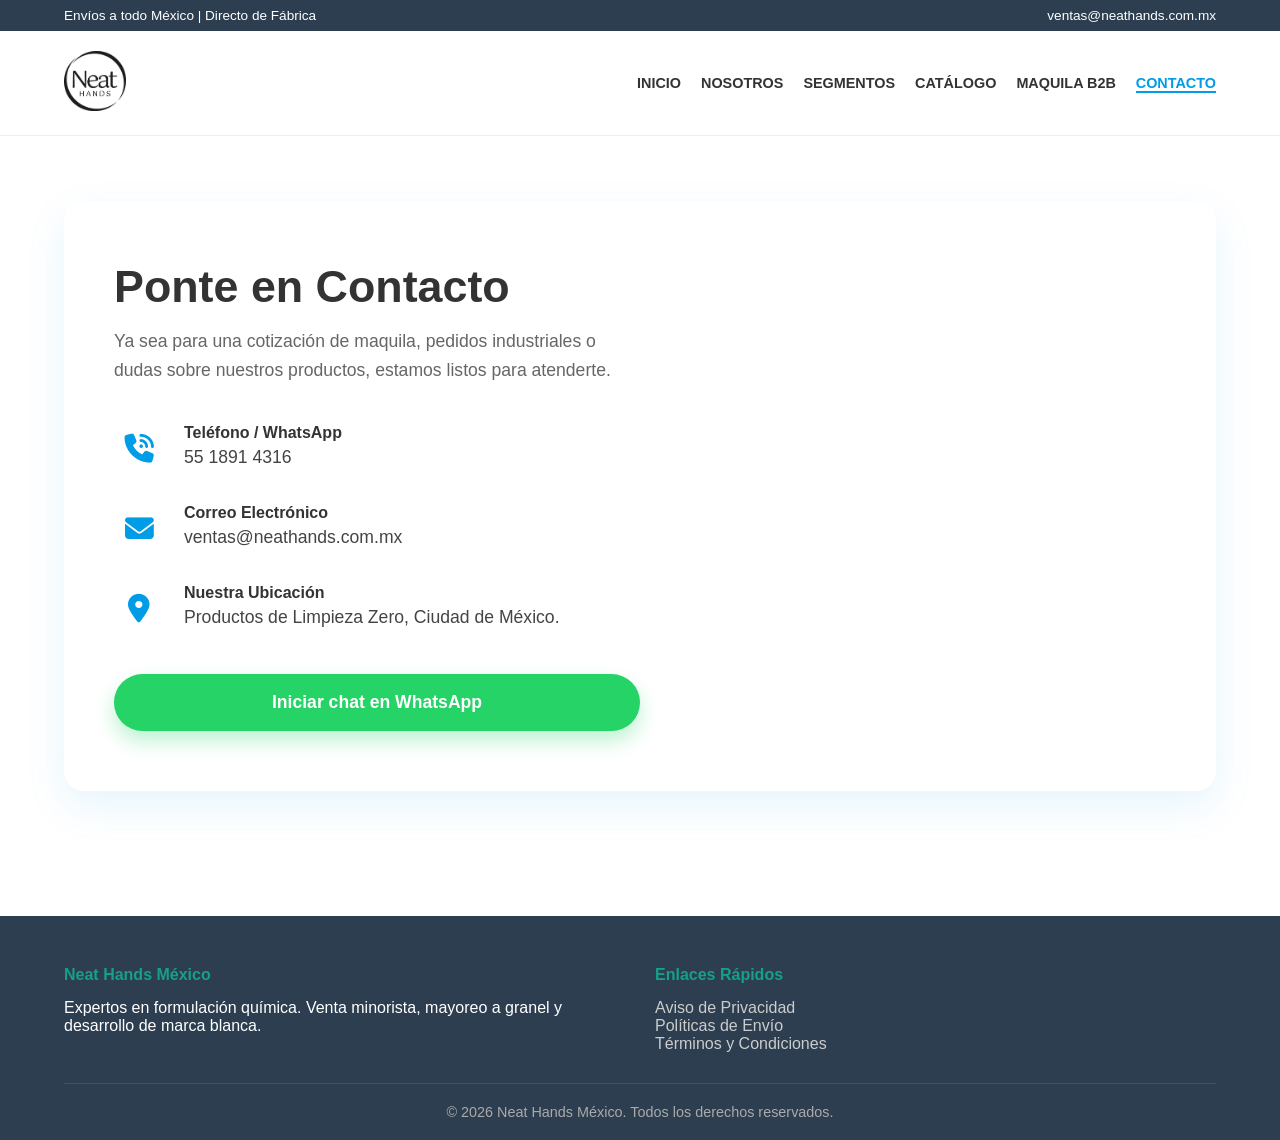
<file: contacto.html>
<!DOCTYPE html>
<html lang="es">

<head>
    <meta charset="UTF-8">
    <meta name="viewport" content="width=device-width, initial-scale=1.0">
    <title>Contacto | Neat Hands México</title>
    <link rel="stylesheet" href="https://cdnjs.cloudflare.com/ajax/libs/font-awesome/6.5.1/css/all.min.css"
        integrity="sha512-DTOQO9RWCH3ppGqcWaEA1BIZOC6xxalwEsw9c2QQeAIftl+Vegovlnee1c9QX4TctnWMn13TZye+giMm8e2LwA=="
        crossorigin="anonymous" referrerpolicy="no-referrer" />
        <link rel="icon" type="image/png" href="global/img/logo.png">
    <link rel="stylesheet" href="global/css/index_style.css">
    <link rel="stylesheet" href="global/css/contacto_style.css">
</head>

<body>

    <!-- Header (Mismo de las otras vistas) -->
    <header class="main-header">
        <div class="top-bar">
            <span>Envíos a todo México | Directo de Fábrica</span>
            <a href="mailto:ventas@neathands.com.mx">ventas@neathands.com.mx</a>
        </div>
        <nav class="navbar">
            <div class="logo">
                <img src="global/img/logo.png" alt="Neat Hands Logo">
            </div>
            <ul class="nav-links">
                <li><a href="index.html">Inicio</a></li>
                <li><a href="nosotros.html">Nosotros</a></li>
                <li><a href="segmentos.html">Segmentos</a></li>
                <li><a href="catalogo.html">Catálogo</a></li>
                <li><a href="b2b.html">Maquila B2B</a></li>
                <li><a href="contacto.html" class="active">Contacto</a></li>
            </ul>
        </nav>
    </header>

    <main class="contacto-page">
        <section class="contacto-wrapper">

            <!-- Columna Izquierda: Información y Formulario -->
            <div class="contacto-info-panel">
                <div class="info-header">
                    <h1>Ponte en Contacto</h1>
                    <p>Ya sea para una cotización de maquila, pedidos industriales o dudas sobre nuestros productos,
                        estamos listos para atenderte.</p>
                </div>

                <div class="info-detalles">
                    <div class="detalle-item">
                        <span class="icono"><i class="fa-solid fa-phone-volume"></i></span>
                        <div>
                            <h4>Teléfono / WhatsApp</h4>
                            <a href="https://wa.me/525518914316" target="_blank" class="enlace-contacto">55 1891
                                4316</a>
                        </div>
                    </div>
                    <div class="detalle-item">
                        <span class="icono"><i class="fa-solid fa-envelope"></i></span>
                        <div>
                            <h4>Correo Electrónico</h4>
                            <a href="mailto:ventas@neathands.com.mx" class="enlace-contacto">ventas@neathands.com.mx</a>
                        </div>
                    </div>
                    <div class="detalle-item">
                        <span class="icono"><i class="fa-solid fa-location-dot"></i></span>
                        <div>
                            <h4>Nuestra Ubicación</h4>
                            <p>Productos de Limpieza Zero, Ciudad de México.</p>
                        </div>
                    </div>
                </div>

                <!-- Botón destacado de WhatsApp -->
                <a href="https://wa.me/525518914316" target="_blank" class="btn-whatsapp-hero">
                    Iniciar chat en WhatsApp
                </a>
            </div>

            <!-- Columna Derecha: Mapa embebido -->
            <div class="contacto-mapa-panel">
                <!-- Se modificó el width y height a 100% para que sea responsivo vía CSS -->
                <iframe
                    src="https://www.google.com/maps/embed?pb=!1m18!1m12!1m3!1d235.06606010809827!2d-99.07918211378514!3d19.496184978754787!2m3!1f0!2f0!3f0!3m2!1i1024!2i768!4f13.1!3m3!1m2!1s0x85d1f7dad1f210bd%3A0xb5f93d21d936c696!2sProductos%20de%20Limpieza%20Zero!5e0!3m2!1ses-419!2smx!4v1784310818895!5m2!1ses-419!2smx"
                    width="100%" height="100%" style="border:0;" allowfullscreen="" loading="lazy"
                    referrerpolicy="no-referrer-when-downgrade">
                </iframe>
            </div>

        </section>
    </main>

    <!-- Footer (Mismo de siempre) -->
    <footer class="main-footer">
        <div class="footer-grid">
            <div>
                <h4>Neat Hands México</h4>
                <p>Expertos en formulación química. Venta minorista, mayoreo a granel y desarrollo de marca blanca.</p>
            </div>
            <div>
                <h4>Enlaces Rápidos</h4>
                <ul>
                    <li><a href="#">Aviso de Privacidad</a></li>
                    <li><a href="#">Políticas de Envío</a></li>
                    <li><a href="#">Términos y Condiciones</a></li>
                </ul>
            </div>
        </div>
        <div class="footer-bottom">
            <p>&copy; 2026 Neat Hands México. Todos los derechos reservados.</p>
        </div>
    </footer>

</body>

</html>
</file>
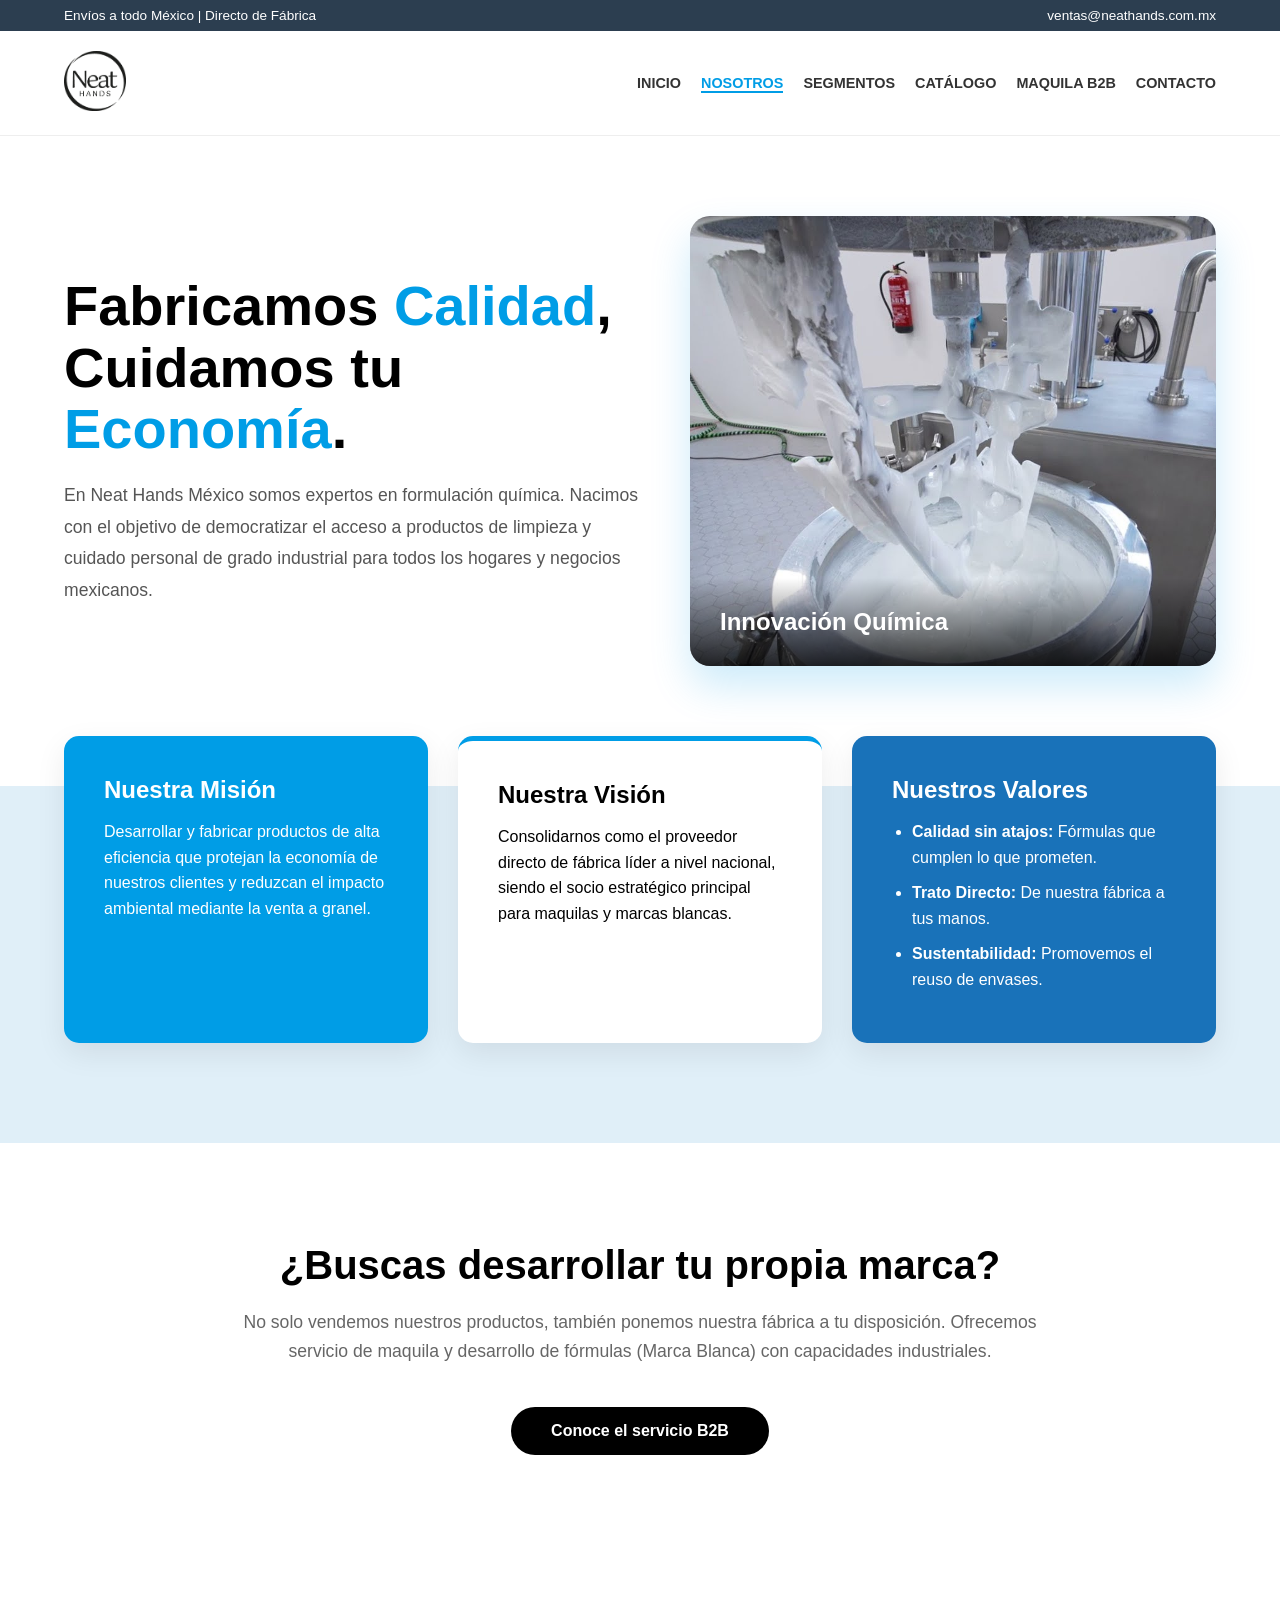
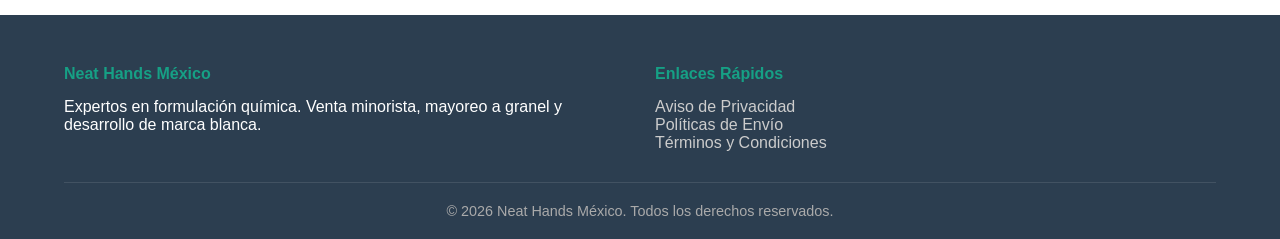
<file: nosotros.html>
<!DOCTYPE html>
<html lang="es">

<head>
    <meta charset="UTF-8">
    <meta name="viewport" content="width=device-width, initial-scale=1.0">
    <title>Nosotros | Neat Hands México</title>
    <!-- Vinculamos un CSS global (header/footer) y el específico de esta vista -->
    <link rel="icon" type="image/png" href="global/img/logo.png">
    <link rel="stylesheet" href="./global/css/index_style.css">
    <link rel="stylesheet" href="./global/css/nosotros_style.css">
</head>

<body>

    <!-- Header y Navegación (Igual al index) -->
    <header class="main-header">
        <div class="top-bar">
            <span>Envíos a todo México | Directo de Fábrica</span>
            <a href="mailto:ventas@neathands.com.mx">ventas@neathands.com.mx</a>
        </div>
        <nav class="navbar">
            <div class="logo">
                <img src="global/img/logo.png" alt="Neat Hands Logo">
            </div>
            <ul class="nav-links">
                <li><a href="index.html">Inicio</a></li>
                <li><a href="nosotros.html" class="active">Nosotros</a></li>
                <li><a href="segmentos.html">Segmentos</a></li>
                <li><a href="catalogo.html">Catálogo</a></li>
                <li><a href="b2b.html">Maquila B2B</a></li>
                <li><a href="contacto.html">Contacto</a></li>
            </ul>
        </nav>
    </header>

    <main class="about-page">
        <!-- Hero Asimétrico -->
        <section class="about-hero">
            <div class="about-hero-text">
                <h1>Fabricamos <span>Calidad</span>,<br> Cuidamos tu <span>Economía</span>.</h1>
                <p>En Neat Hands México somos expertos en formulación química. Nacimos con el objetivo de democratizar
                    el acceso a productos de limpieza y cuidado personal de grado industrial para todos los hogares y
                    negocios mexicanos.</p>
            </div>
            <div class="about-hero-image">
                <!-- Contenedor principal de la imagen -->
                <div class="img-placeholder">
                    <!-- 1. Aquí colocas la etiqueta img con tu foto real -->
                    <img src="global/img/fabrica.jpg" alt="Interior de la fábrica Neat Hands">

                    <!-- 2. Este nuevo div es el texto que "flotará" encima de la foto -->
                    <div class="texto-overlay">
                        <h2>Innovación Química</h2>
                    </div>
                </div>
            </div>
        </section>

        <!-- Sección de Tarjetas Flotantes -->
        <section class="about-cards-section">
            <div class="card-grid">
                <div class="about-card blue-card">
                    <h3>Nuestra Misión</h3>
                    <p>Desarrollar y fabricar productos de alta eficiencia que protejan la economía de nuestros clientes
                        y reduzcan el impacto ambiental mediante la venta a granel.</p>
                </div>
                <div class="about-card light-card">
                    <h3>Nuestra Visión</h3>
                    <p>Consolidarnos como el proveedor directo de fábrica líder a nivel nacional, siendo el socio
                        estratégico principal para maquilas y marcas blancas.</p>
                </div>
                <div class="about-card dark-card">
                    <h3>Nuestros Valores</h3>
                    <ul>
                        <li><strong>Calidad sin atajos:</strong> Fórmulas que cumplen lo que prometen.</li>
                        <li><strong>Trato Directo:</strong> De nuestra fábrica a tus manos.</li>
                        <li><strong>Sustentabilidad:</strong> Promovemos el reuso de envases.</li>
                    </ul>
                </div>
            </div>
        </section>

        <!-- Bloque de Llamado a la Acción B2B -->
        <section class="about-b2b">
            <div class="b2b-content">
                <h2>¿Buscas desarrollar tu propia marca?</h2>
                <p>No solo vendemos nuestros productos, también ponemos nuestra fábrica a tu disposición. Ofrecemos
                    servicio de maquila y desarrollo de fórmulas (Marca Blanca) con capacidades industriales.</p>
                <a href="#" class="btn-maquila">Conoce el servicio B2B</a>
            </div>
        </section>
    </main>

    <!-- Footer (Igual al index) -->
    <footer class="main-footer">
        <div class="footer-grid">
            <div>
                <h4>Neat Hands México</h4>
                <p>Expertos en formulación química. Venta minorista, mayoreo a granel y desarrollo de marca blanca.</p>
            </div>
            <div>
                <h4>Enlaces Rápidos</h4>
                <ul>
                    <li><a href="#">Aviso de Privacidad</a></li>
                    <li><a href="#">Políticas de Envío</a></li>
                    <li><a href="#">Términos y Condiciones</a></li>
                </ul>
            </div>
        </div>
        <div class="footer-bottom">
            <p>&copy; 2026 Neat Hands México. Todos los derechos reservados.</p>
        </div>
    </footer>

</body>

</html>
</file>
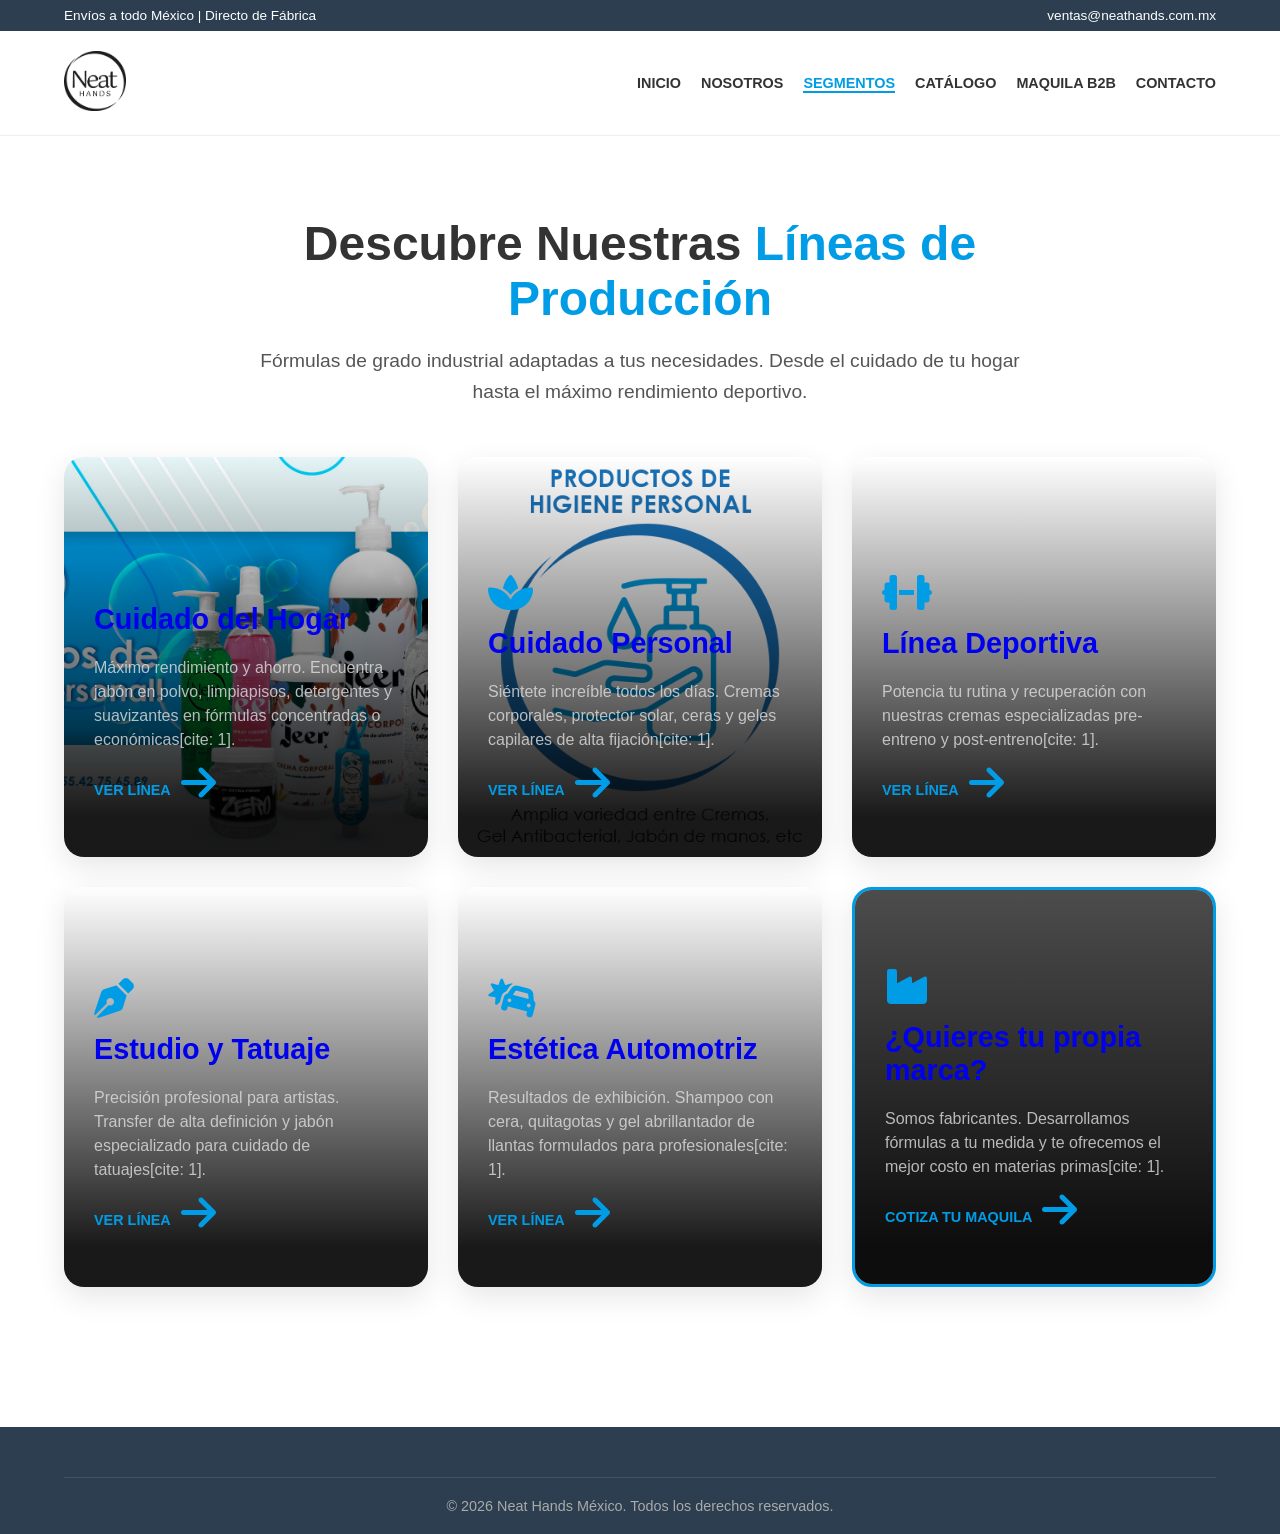
<file: segmentos.html>
<!DOCTYPE html>
<html lang="es">

<head>
    <meta charset="UTF-8">
    <meta name="viewport" content="width=device-width, initial-scale=1.0">
    <title>Nuestras Líneas | Neat Hands México</title>
    <link rel="icon" type="image/png" href="global/img/logo.png">
    <link rel="stylesheet" href="https://cdnjs.cloudflare.com/ajax/libs/font-awesome/6.5.1/css/all.min.css">
    <link rel="stylesheet" href="global/css/index_style.css">
    <link rel="stylesheet" href="global/css/segmentos_style.css">
</head>

<body>

    <!-- Header -->
    <header class="main-header">
        <div class="top-bar">
            <span>Envíos a todo México | Directo de Fábrica</span>
            <a href="mailto:ventas@neathands.com.mx">ventas@neathands.com.mx</a>
        </div>
        <nav class="navbar">
            <div class="logo">
                <img src="global/img/logo.png" alt="Neat Hands Logo">
            </div>
            <ul class="nav-links">
                <li><a href="index.html">Inicio</a></li>
                <li><a href="nosotros.html">Nosotros</a></li>
                <li><a href="segmentos.html" class="active">Segmentos</a></li>
                <li><a href="catalogo.html">Catálogo</a></li>
                <li><a href="contacto.html">Maquila B2B</a></li>
                <li><a href="contacto.html">Contacto</a></li>
            </ul>
        </nav>
    </header>

    <main class="segmentos-page">
        <section class="segmentos-header">
            <h1>Descubre Nuestras <span>Líneas de Producción</span></h1>
            <p>Fórmulas de grado industrial adaptadas a tus necesidades. Desde el cuidado de tu hogar hasta el máximo
                rendimiento deportivo.</p>
        </section>

        <!-- Grid de Categorías con Imágenes -->
        <section class="segmentos-grid-container">
            <div class="segmentos-grid">

                <!-- 1. Cuidado del Hogar -->
                <a href="catalogo.html?categoria=Hogar" class="card-image-segment"
                    style="background-image: url('global/img/promocional-productos-limpieza.jpg');">
                    <div class="card-overlay">
                        <i class="fa-solid fa-house-sparkles"></i>
                        <h2>Cuidado del Hogar</h2>
                        <p>Máximo rendimiento y ahorro. Encuentra jabón en polvo, limpiapisos, detergentes y suavizantes
                            en fórmulas concentradas o económicas[cite: 1].</p>
                        <span class="btn-explorar">Ver línea <i class="fa-solid fa-arrow-right"></i></span>
                    </div>
                </a>

                <!-- 2. Cuidado Personal -->
                <a href="catalogo.html?categoria=Personal" class="card-image-segment"
                    style="background-image: url('global/img/productos-higiene-personal.png');">
                    <div class="card-overlay">
                        <i class="fa-solid fa-spa"></i>
                        <h2>Cuidado Personal</h2>
                        <p>Siéntete increíble todos los días. Cremas corporales, protector solar, ceras y geles
                            capilares de alta fijación[cite: 1].</p>
                        <span class="btn-explorar">Ver línea <i class="fa-solid fa-arrow-right"></i></span>
                    </div>
                </a>

                <!-- 3. Deportiva -->
                <a href="catalogo.html?categoria=Deportiva" class="card-image-segment"
                    style="background-image: url('https://images.unsplash.com/photo-1517836357463-d25dfeac3438?auto=format&fit=crop&q=80&w=800');">
                    <div class="card-overlay">
                        <i class="fa-solid fa-dumbbell"></i>
                        <h2>Línea Deportiva</h2>
                        <p>Potencia tu rutina y recuperación con nuestras cremas especializadas pre-entreno y
                            post-entreno[cite: 1].</p>
                        <span class="btn-explorar">Ver línea <i class="fa-solid fa-arrow-right"></i></span>
                    </div>
                </a>

                <!-- 4. Tatuaje -->
                <a href="catalogo.html?categoria=Tatuaje" class="card-image-segment"
                    style="background-image: url('https://images.unsplash.com/photo-1598371839696-5c5bb00bdc28?auto=format&fit=crop&q=80&w=800');">
                    <div class="card-overlay">
                        <i class="fa-solid fa-pen-nib"></i>
                        <h2>Estudio y Tatuaje</h2>
                        <p>Precisión profesional para artistas. Transfer de alta definición y jabón especializado para
                            cuidado de tatuajes[cite: 1].</p>
                        <span class="btn-explorar">Ver línea <i class="fa-solid fa-arrow-right"></i></span>
                    </div>
                </a>

                <!-- 5. Cuidado Automotriz -->
                <a href="catalogo.html?categoria=Automotriz" class="card-image-segment"
                    style="background-image: url('https://images.unsplash.com/photo-1601362840469-51e4d8d58785?auto=format&fit=crop&q=80&w=800');">
                    <div class="card-overlay">
                        <i class="fa-solid fa-car-burst"></i>
                        <h2>Estética Automotriz</h2>
                        <p>Resultados de exhibición. Shampoo con cera, quitagotas y gel abrillantador de llantas
                            formulados para profesionales[cite: 1].</p>
                        <span class="btn-explorar">Ver línea <i class="fa-solid fa-arrow-right"></i></span>
                    </div>
                </a>

                <!-- 6. Maquila B2B -->
                <a href="contacto.html" class="card-image-segment b2b-segment"
                    style="background-image: url('https://images.unsplash.com/photo-1587325254245-568ebddbbbe8?auto=format&fit=crop&q=80&w=800');">
                    <div class="card-overlay b2b-overlay">
                        <i class="fa-solid fa-industry"></i>
                        <h2>¿Quieres tu propia marca?</h2>
                        <p>Somos fabricantes. Desarrollamos fórmulas a tu medida y te ofrecemos el mejor costo en
                            materias primas[cite: 1].</p>
                        <span class="btn-explorar">Cotiza tu maquila <i class="fa-solid fa-arrow-right"></i></span>
                    </div>
                </a>

            </div>
        </section>
    </main>

    <!-- Footer -->
    <footer class="main-footer">
        <div class="footer-bottom">
            <p>&copy; 2026 Neat Hands México. Todos los derechos reservados.</p>
        </div>
    </footer>

</body>

</html>
</file>
<file: global/css/index_style.css>
/* Variables y reseteo básico */
:root {
  --primary-color: #2c3e50;
  --accent-color: #16a085;
  --bg-light: #f8f9fa;
  --text-dark: #333;
  --nh-blue: #009de6;
}

* {
  margin: 0;
  padding: 0;
  box-sizing: border-box;
  font-family: "Segoe UI", Tahoma, Geneva, Verdana, sans-serif;
}

body {
  background-color: #fff;
  color: var(--text-dark);
}

/* Header */
.top-bar {
  background: var(--primary-color);
  color: #fff;
  display: flex;
  justify-content: space-between;
  padding: 8px 5%;
  font-size: 0.85rem;
}
.top-bar a {
  color: #fff;
  text-decoration: none;
}
.navbar {
  display: flex;
  justify-content: space-between;
  align-items: center;
  padding: 20px 5%;
  border-bottom: 1px solid #eee;
}
.nav-links {
  display: flex;
  gap: 20px;
  list-style: none;
}
.nav-links a {
  text-decoration: none;
  color: var(--text-dark);
  font-weight: 600;
  text-transform: uppercase;
  font-size: 0.9rem;
}
.nav-links a:hover {
  color: var(--accent-color);
}

/* Hero */
.hero {
  background:
    linear-gradient(rgba(44, 62, 80, 0.8), rgba(44, 62, 80, 0.8)),
    url("https://via.placeholder.com/1920x600?text=Industria+Quimica")
      center/cover;
  color: #fff;
  text-align: center;
  padding: 100px 20px;
}
.hero h2 {
  font-size: 2.5rem;
  margin-bottom: 15px;
}
.hero p {
  font-size: 1.1rem;
  max-width: 600px;
  margin: 0 auto 30px;
  line-height: 1.6;
}
.hero-buttons .btn {
  display: inline-block;
  padding: 12px 25px;
  margin: 5px;
  text-decoration: none;
  font-weight: bold;
  border-radius: 3px;
}
.btn-primary {
  background: var(--accent-color);
  color: #fff;
}
.btn-secondary {
  background: transparent;
  border: 2px solid #fff;
  color: #fff;
}

/* Grid general */
.section-title {
  text-align: center;
  margin: 50px 0 30px;
  font-size: 2rem;
  color: var(--primary-color);
}
.grid-segmentos,
.grid-productos {
  display: grid;
  grid-template-columns: repeat(auto-fit, minmax(250px, 1fr));
  gap: 30px;
  padding: 0 5%;
}

/* Cards Segmentos */
.card-segmento {
  background: var(--bg-light);
  padding: 30px;
  text-align: center;
  border-radius: 5px;
  border-top: 4px solid var(--accent-color);
}

/* Cards Productos */
.card-producto {
  border: 1px solid #eee;
  border-radius: 8px;
  overflow: hidden;
  position: relative;
  transition: transform 0.2s;
}
.card-producto:hover {
  transform: translateY(-5px);
  box-shadow: 0 10px 20px rgba(0, 0, 0, 0.05);
}
.card-producto img {
  width: 100%;
  height: auto;
  display: block;
}
.badge {
  position: absolute;
  top: 10px;
  right: 10px;
  background: var(--accent-color);
  color: white;
  padding: 4px 10px;
  font-size: 0.8rem;
  border-radius: 20px;
}
.card-body {
  padding: 20px;
}
.cat-label {
  font-size: 0.8rem;
  color: #777;
  text-transform: uppercase;
}
.card-body h4 {
  margin: 10px 0;
  font-size: 1.1rem;
  color: var(--primary-color);
}
.precio {
  font-size: 1.25rem;
  font-weight: bold;
  color: var(--accent-color);
  margin-bottom: 15px;
}
.btn-comprar {
  display: block;
  text-align: center;
  background: var(--primary-color);
  color: white;
  padding: 10px;
  text-decoration: none;
  border-radius: 4px;
}
.btn-comprar:hover {
  background: var(--accent-color);
}

/* Footer */
.main-footer {
  background: var(--primary-color);
  color: white;
  padding: 50px 5% 20px;
  margin-top: 60px;
}
.footer-grid {
  display: grid;
  grid-template-columns: repeat(auto-fit, minmax(250px, 1fr));
  gap: 30px;
  margin-bottom: 30px;
}
.footer-grid h4 {
  margin-bottom: 15px;
  color: var(--accent-color);
}
.footer-grid ul {
  list-style: none;
}
.footer-grid a {
  color: #ccc;
  text-decoration: none;
}
.footer-bottom {
  text-align: center;
  border-top: 1px solid rgba(255, 255, 255, 0.1);
  padding-top: 20px;
  font-size: 0.9rem;
  color: #aaa;
}
/* Ajustes para el Logo */
.logo img {
  height: 60px; /* Ajusta este valor según qué tan grande quieras el logo */
  width: auto;
}

/* Ajustes para el Hero Banner */
.hero {
  padding: 0;
  line-height: 0; /* Elimina espacios extra debajo de la imagen */
}

.hero-banner {
  width: 100%;
  max-height: 600px;
  object-fit: cover; /* Asegura que no se deforme en pantallas muy anchas */
  display: block;
}

/* Estilos para la nueva sección de Ventajas */
.ventajas {
  padding: 60px 5%;
  background-color: #fff;
}

.grid-ventajas {
  display: grid;
  grid-template-columns: repeat(auto-fit, minmax(280px, 1fr));
  gap: 40px;
  text-align: center;
}

.card-ventaja img {
  width: 150px;
  height: auto;
  margin-bottom: 20px;
}

.card-ventaja h4 {
  color: #0076c0; /* Azul similar al de tus íconos */
  margin-bottom: 10px;
  font-size: 1.2rem;
}

.card-ventaja p {
  color: #555;
  font-size: 1rem;
}

/* Indicador de página activa en el menú */
.nav-links a.active {
  color: var(--nh-blue);
  border-bottom: 2px solid var(--nh-blue);
}
</file>
<file: global/css/contacto_style.css>
/* --- LAYOUT PRINCIPAL DE CONTACTO --- */
.contacto-page {
  background-color: var(--nh-light); /* Fondo azul clarito de tu paleta */
  padding: 60px 5%;
  min-height: 80vh;
  display: flex;
  align-items: center;
  justify-content: center;
}

.contacto-wrapper {
  background-color: var(--nh-white);
  width: 100%;
  max-width: 1200px;
  border-radius: 20px;
  box-shadow: 0 15px 40px rgba(0, 157, 230, 0.1);
  display: flex;
  overflow: hidden; /* Mantiene el mapa dentro de los bordes redondeados */
}

/* --- PANEL IZQUIERDO (Info) --- */
.contacto-info-panel {
  flex: 1;
  padding: 60px 50px;
  display: flex;
  flex-direction: column;
  justify-content: center;
}

.info-header h1 {
  color: var(--nh-black);
  font-size: 2.8rem;
  margin-bottom: 15px;
}

.info-header p {
  color: #666;
  font-size: 1.1rem;
  line-height: 1.6;
  margin-bottom: 40px;
}

.info-detalles {
  display: flex;
  flex-direction: column;
  gap: 30px;
  margin-bottom: 40px;
}

.detalle-item {
  display: flex;
  align-items: flex-start;
  gap: 20px;
}

.detalle-item .icono {
  font-size: 1.8rem;
  background-color: var(--nh-light);
  width: 50px;
  height: 50px;
  display: flex;
  align-items: center;
  justify-content: center;
  border-radius: 12px;
  color: var(--nh-blue);
}

.detalle-item h4 {
  color: var(--nh-dark);
  font-size: 1rem;
  margin-bottom: 5px;
}

.detalle-item p,
.detalle-item .enlace-contacto {
  color: #444;
  font-size: 1.1rem;
  text-decoration: none;
  transition: color 0.3s;
}

.detalle-item .enlace-contacto:hover {
  color: var(--nh-blue);
  font-weight: bold;
}

/* --- BOTÓN WHATSAPP --- */
.btn-whatsapp-hero {
  display: inline-block;
  background-color: #25d366; /* Verde oficial de WhatsApp */
  color: white;
  text-align: center;
  padding: 18px 30px;
  border-radius: 30px;
  font-size: 1.1rem;
  font-weight: bold;
  text-decoration: none;
  box-shadow: 0 10px 20px rgba(37, 211, 102, 0.3);
  transition: all 0.3s ease;
}

.btn-whatsapp-hero:hover {
  background-color: #128c7e;
  transform: translateY(-3px);
  box-shadow: 0 15px 25px rgba(37, 211, 102, 0.4);
}

/* --- PANEL DERECHO (Mapa) --- */
.contacto-mapa-panel {
  flex: 1;
  min-height: 500px;
}

.contacto-mapa-panel iframe {
  width: 100%;
  height: 100%;
  /* Quitamos cualquier margen interno del iframe */
  display: block;
}

/* --- RESPONSIVIDAD PARA CELULARES --- */
@media (max-width: 900px) {
  .contacto-wrapper {
    flex-direction: column;
  }

  .contacto-info-panel {
    padding: 40px 30px;
  }

  .contacto-mapa-panel {
    height: 400px; /* Alto fijo para celulares */
    min-height: auto;
  }

  .info-header h1 {
    font-size: 2.2rem;
  }
}
</file>
<file: global/css/nosotros_style.css>
/* Variables de color de Neat Hands */
:root {
  --nh-light: #e0eff8;
  --nh-blue: #009de6;
  --nh-dark: #1972b9;
  --nh-white: #ffffff;
  --nh-black: #000000;
}

/* Indicador de página activa en el menú */
.nav-links a.active {
  color: var(--nh-blue);
  border-bottom: 2px solid var(--nh-blue);
}

/* --- HERO ASIMÉTRICO --- */
.about-hero {
  display: flex;
  flex-wrap: wrap;
  align-items: center;
  padding: 80px 5%;
  background-color: var(--nh-white);
  max-width: 1400px;
  margin: 0 auto;
}

.about-hero-text {
  flex: 1 1 500px;
  padding-right: 50px;
}

.about-hero-text h1 {
  font-size: 3.5rem;
  line-height: 1.1;
  color: var(--nh-black);
  margin-bottom: 20px;
}

.about-hero-text h1 span {
  color: var(--nh-blue);
}

.about-hero-text p {
  font-size: 1.1rem;
  color: #555;
  line-height: 1.8;
}

.about-hero-image {
  flex: 1 1 400px;
  position: relative;
}

/* Un bloque moderno que simula la imagen, reemplázalo luego con un <img> real */
/* 1. El contenedor principal (funciona como marco) */
.img-placeholder {
  position: relative; /* Necesario para que el texto flote encima */
  height: 450px;
  border-radius: 20px;
  overflow: hidden; /* Corta las esquinas de la foto para que queden redondeadas */
  box-shadow: 0 20px 40px rgba(0, 157, 230, 0.2);
}

/* 2. La imagen física */
.img-placeholder img {
  width: 100%;
  height: 100%;
  object-fit: cover; /* Adapta la foto al marco sin deformarla o aplastarla */
  display: block;
}

/* 3. El cuadro difuminado que va encima de la foto */
.texto-overlay {
  position: absolute; /* Saca el texto del flujo normal y lo pone sobre la imagen */
  bottom: 0;
  left: 0;
  width: 100%;
  padding: 30px;
  /* Crea un degradado negro transparente solo en la parte de abajo para que las letras blancas resalten */
  background: linear-gradient(transparent, rgba(0, 0, 0, 0.8));
  color: var(--nh-white);
}

.texto-overlay h2 {
  margin: 0; /* Quita márgenes por defecto para que no desalinee el cuadro */
}

/* --- TARJETAS FLOTANTES --- */
.about-cards-section {
  background-color: var(--nh-light);
  padding: 100px 5%;
  margin-top: 40px;
}

.card-grid {
  display: grid;
  grid-template-columns: repeat(auto-fit, minmax(300px, 1fr));
  gap: 30px;
  max-width: 1200px;
  margin: -150px auto 0; /* Este margen negativo hace que las tarjetas "suban" hacia la sección anterior */
}

.about-card {
  padding: 40px;
  border-radius: 15px;
  box-shadow: 0 10px 30px rgba(0, 0, 0, 0.08);
  transition: transform 0.3s ease;
}

.about-card:hover {
  transform: translateY(-10px);
}

.about-card h3 {
  font-size: 1.5rem;
  margin-bottom: 15px;
}

.about-card p,
.about-card ul {
  font-size: 1rem;
  line-height: 1.6;
}

.about-card ul {
  padding-left: 20px;
}

.about-card ul li {
  margin-bottom: 10px;
}

/* Aplicación de tu paleta a las tarjetas */
.blue-card {
  background-color: var(--nh-blue);
  color: var(--nh-white);
}

.light-card {
  background-color: var(--nh-white);
  color: var(--nh-black);
  border-top: 5px solid var(--nh-blue);
}

.dark-card {
  background-color: var(--nh-dark);
  color: var(--nh-white);
}

/* --- SECCIÓN B2B (Llamado a la acción) --- */
.about-b2b {
  padding: 100px 5%;
  text-align: center;
  background-color: var(--nh-white);
}

.b2b-content {
  max-width: 800px;
  margin: 0 auto;
}

.b2b-content h2 {
  font-size: 2.5rem;
  color: var(--nh-black);
  margin-bottom: 20px;
}

.b2b-content p {
  font-size: 1.1rem;
  color: #666;
  margin-bottom: 40px;
  line-height: 1.7;
}

.btn-maquila {
  display: inline-block;
  background-color: var(--nh-black);
  color: var(--nh-white);
  padding: 15px 40px;
  text-decoration: none;
  font-weight: bold;
  border-radius: 30px;
  transition: background-color 0.3s;
}

.btn-maquila:hover {
  background-color: var(--nh-dark);
}

/* --- RESPONSIVIDAD PARA CELULARES --- */
@media (max-width: 768px) {
  .about-hero-text h1 {
    font-size: 2.5rem;
  }

  .about-hero-text {
    padding-right: 0;
    margin-bottom: 40px;
  }

  .card-grid {
    margin-top: 0; /* Quitamos el efecto flotante en móviles para evitar bugs visuales */
  }

  .about-cards-section {
    padding: 50px 5%;
  }
}
</file>
<file: global/css/segmentos_style.css>
/* --- HEADER DE LA VISTA --- */
.segmentos-page {
  background-color: var(--nh-light);
  min-height: 80vh;
}

.segmentos-header {
  text-align: center;
  padding: 80px 5% 50px;
  max-width: 900px;
  margin: 0 auto;
}

.segmentos-header h1 {
  font-size: 3rem;
  color: var(--nh-black);
  margin-bottom: 20px;
}

.segmentos-header h1 span {
  color: var(--nh-blue);
}

.segmentos-header p {
  font-size: 1.2rem;
  color: #555;
  line-height: 1.6;
}

/* --- GRID DE TARJETAS CON IMÁGENES --- */
.segmentos-grid-container {
  padding: 0 5% 80px;
}

.segmentos-grid {
  display: grid;
  /* Ajuste para que quepan bien 3 columnas en PC */
  grid-template-columns: repeat(auto-fit, minmax(320px, 1fr));
  gap: 30px;
  max-width: 1300px;
  margin: 0 auto;
}

/* --- ESTILO BASE DE LA TARJETA --- */
.card-image-segment {
  position: relative;
  height: 400px;
  border-radius: 20px;
  overflow: hidden;
  text-decoration: none;
  background-size: cover;
  background-position: center;
  box-shadow: 0 10px 30px rgba(0, 0, 0, 0.1);
  transition:
    transform 0.4s ease,
    box-shadow 0.4s ease;
}

.card-image-segment:hover {
  transform: translateY(-10px);
  box-shadow: 0 20px 40px rgba(0, 157, 230, 0.3);
}

/* --- OVERLAY OSCURO Y TEXTOS --- */
.card-overlay {
  position: absolute;
  bottom: 0;
  left: 0;
  width: 100%;
  height: 100%;
  /* Gradiente que oscurece la foto de abajo hacia arriba */
  background: linear-gradient(
    to top,
    rgba(0, 0, 0, 0.9) 10%,
    rgba(0, 0, 0, 0.4) 60%,
    transparent 100%
  );
  display: flex;
  flex-direction: column;
  justify-content: flex-end;
  padding: 40px 30px;
  color: var(--nh-white);
  transition: background 0.4s ease;
}

.card-image-segment:hover .card-overlay {
  background: linear-gradient(
    to top,
    rgba(0, 157, 230, 0.95) 10%,
    rgba(0, 0, 0, 0.6) 80%,
    transparent 100%
  );
}

.card-overlay i {
  font-size: 2.5rem;
  margin-bottom: 15px;
  color: var(--nh-blue);
  transition:
    color 0.4s ease,
    transform 0.4s ease;
}

.card-image-segment:hover .card-overlay i {
  color: var(--nh-white);
  transform: scale(1.1) rotate(5deg);
}

.card-overlay h2 {
  font-size: 1.8rem;
  margin-bottom: 10px;
  font-weight: 700;
}

.card-overlay p {
  font-size: 1rem;
  line-height: 1.5;
  margin-bottom: 20px;
  color: #e0e0e0;
  /* Efecto: El texto está semi-oculto y se desliza al hacer hover */
  opacity: 0.8;
  transform: translateY(10px);
  transition: all 0.4s ease;
}

.card-image-segment:hover .card-overlay p {
  opacity: 1;
  color: var(--nh-white);
  transform: translateY(0);
}

/* --- BOTÓN EXPLORAR --- */
.btn-explorar {
  display: inline-flex;
  align-items: center;
  gap: 10px;
  font-weight: bold;
  text-transform: uppercase;
  font-size: 0.9rem;
  color: var(--nh-blue);
  transition: color 0.3s;
}

.card-image-segment:hover .btn-explorar {
  color: var(--nh-white);
}

/* --- TARJETA B2B ESPECIAL --- */
.b2b-segment {
  border: 3px solid var(--nh-blue);
}

.b2b-overlay {
  background: linear-gradient(
    to top,
    rgba(0, 0, 0, 0.95) 10%,
    rgba(0, 0, 0, 0.7) 100%
  );
}
.b2b-segment:hover .b2b-overlay {
  background: linear-gradient(
    to top,
    rgba(0, 0, 0, 0.95) 10%,
    rgba(0, 157, 230, 0.7) 100%
  );
}

/* --- RESPONSIVIDAD --- */
@media (max-width: 768px) {
  .card-image-segment {
    height: 350px;
  }

  .segmentos-header h1 {
    font-size: 2.2rem;
  }
}
</file>
